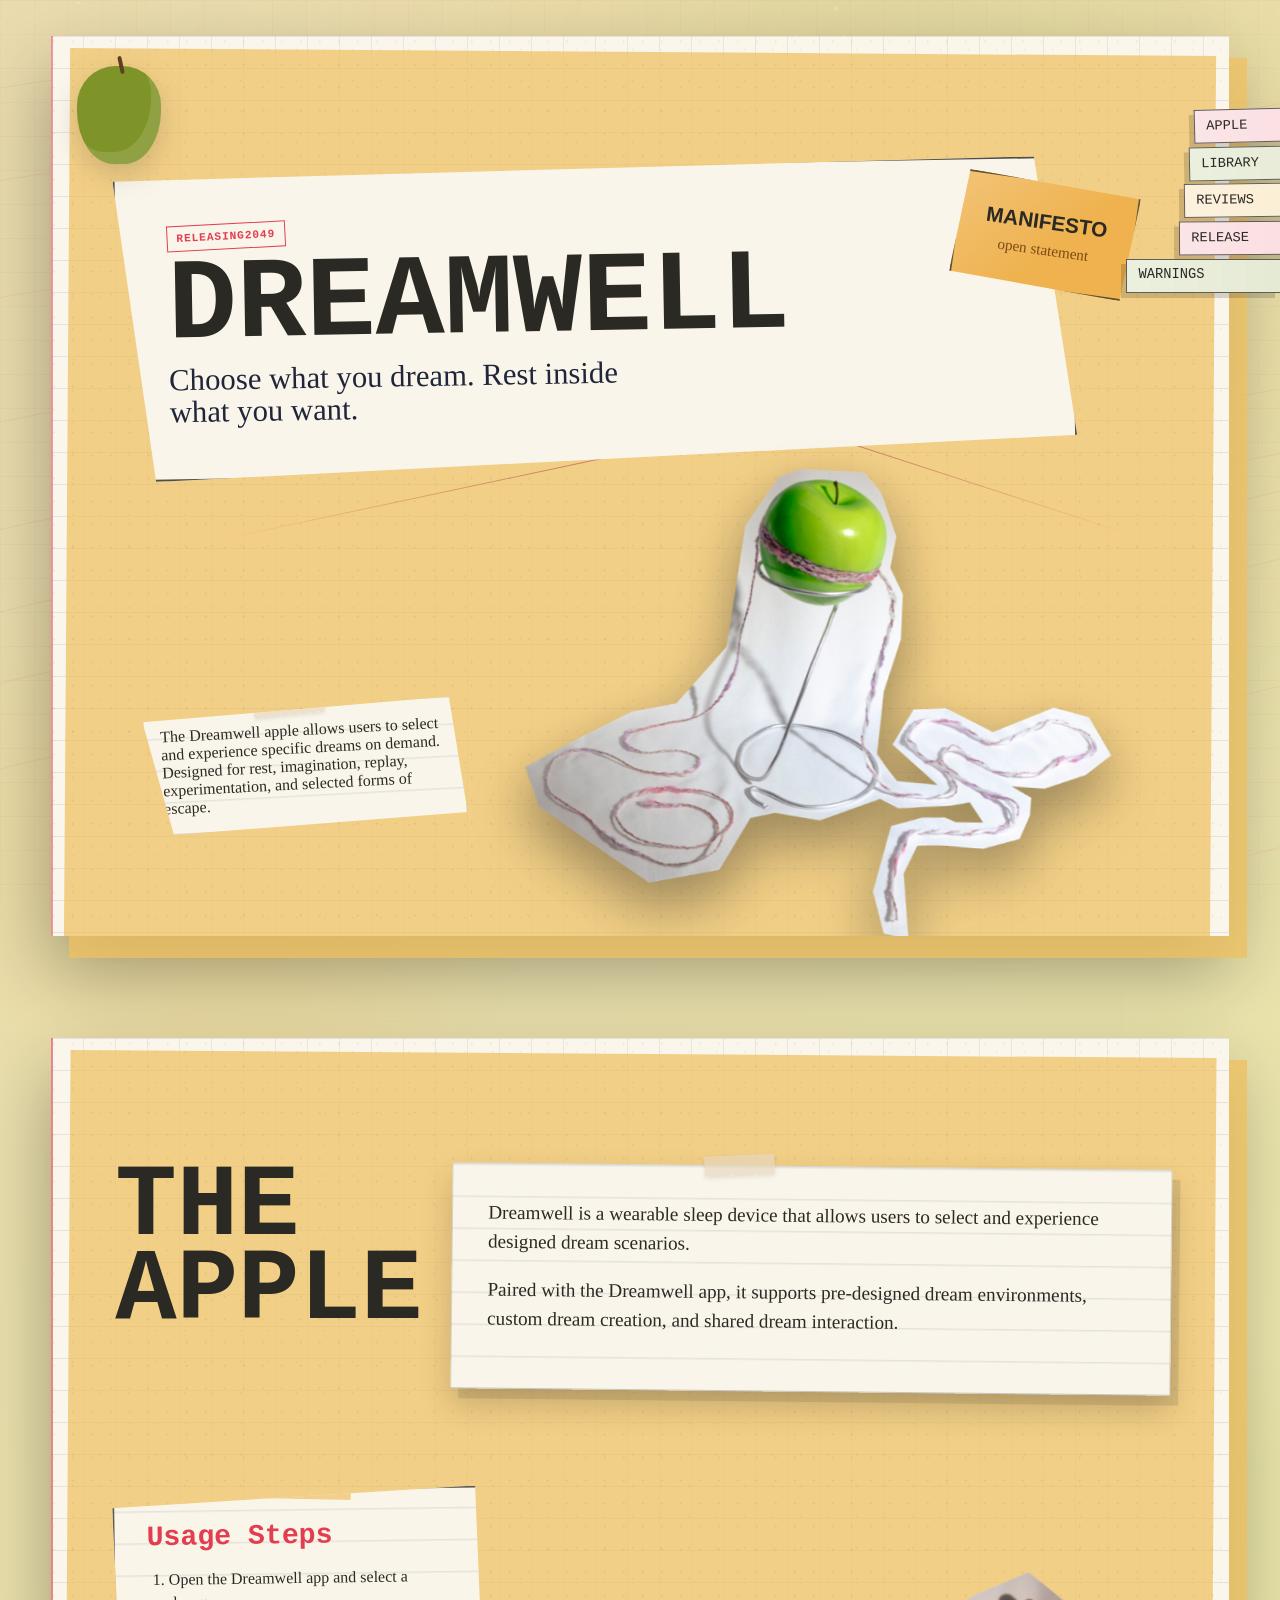
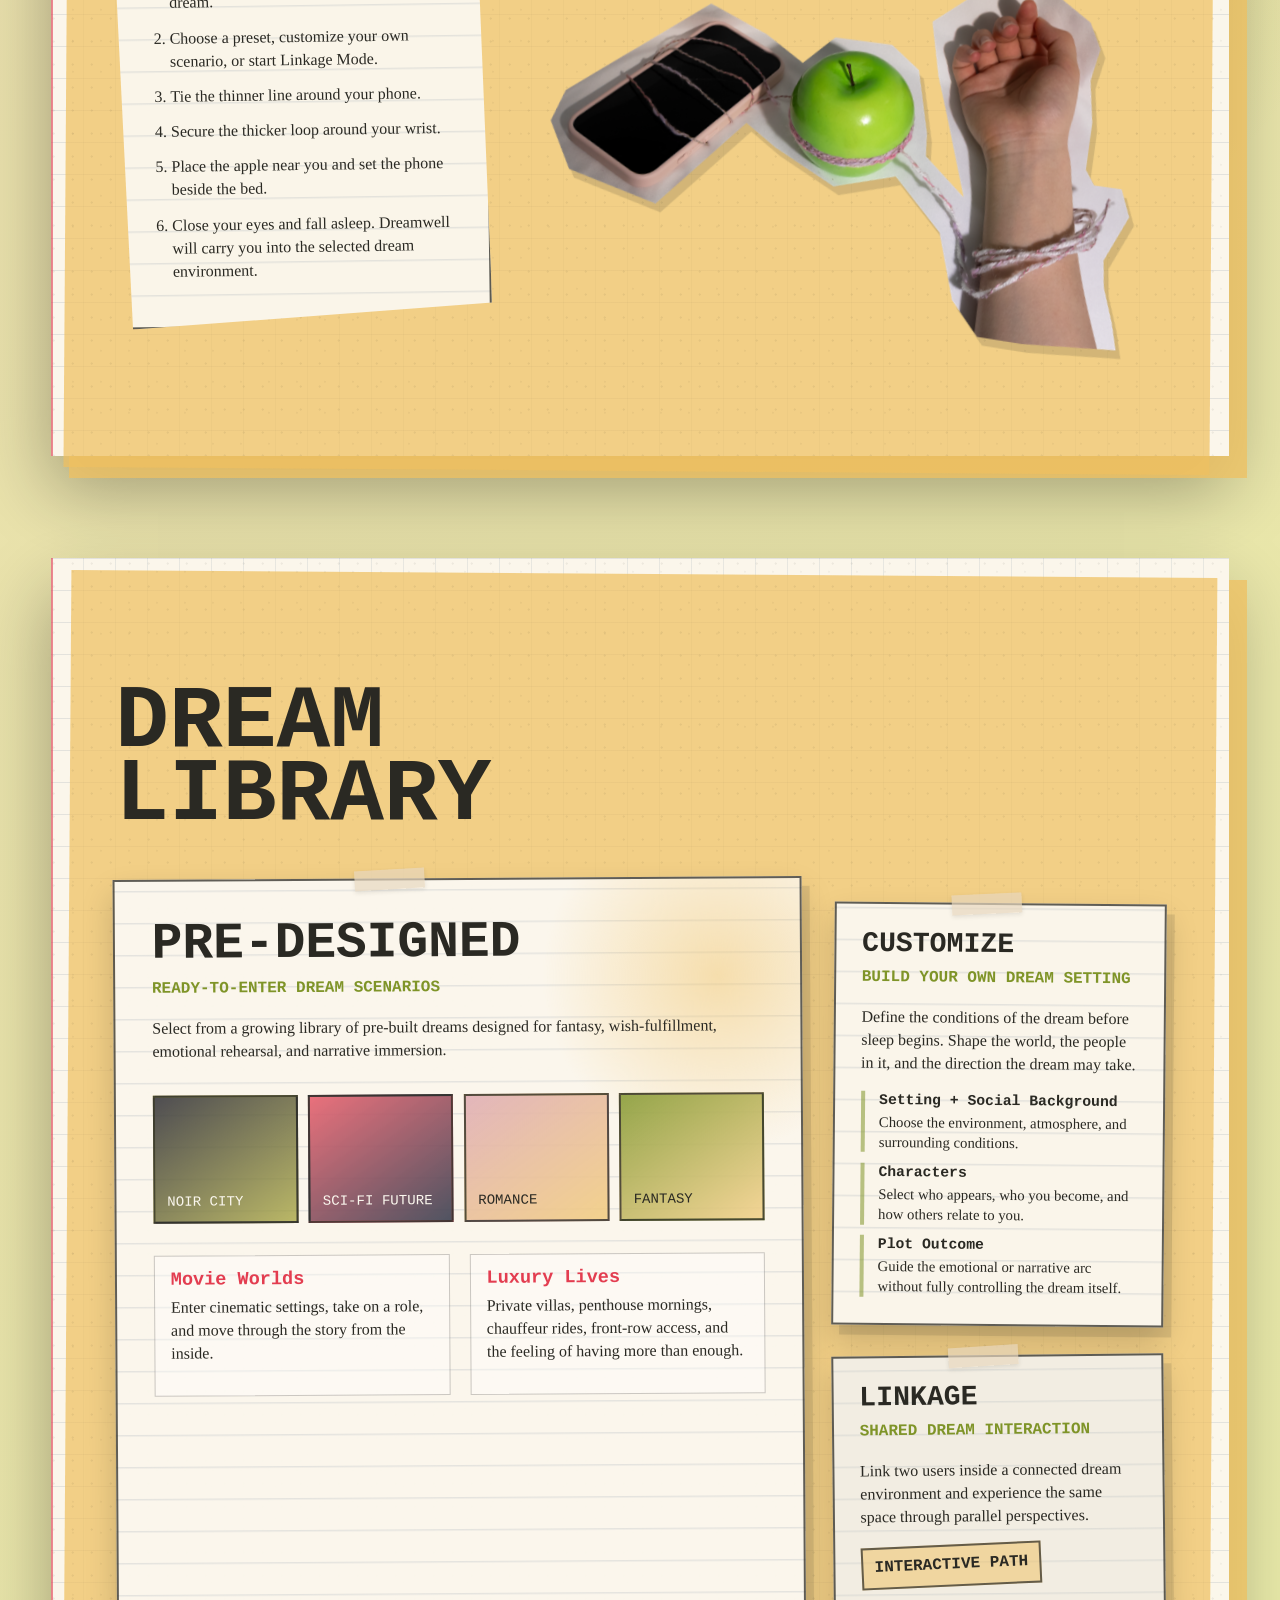
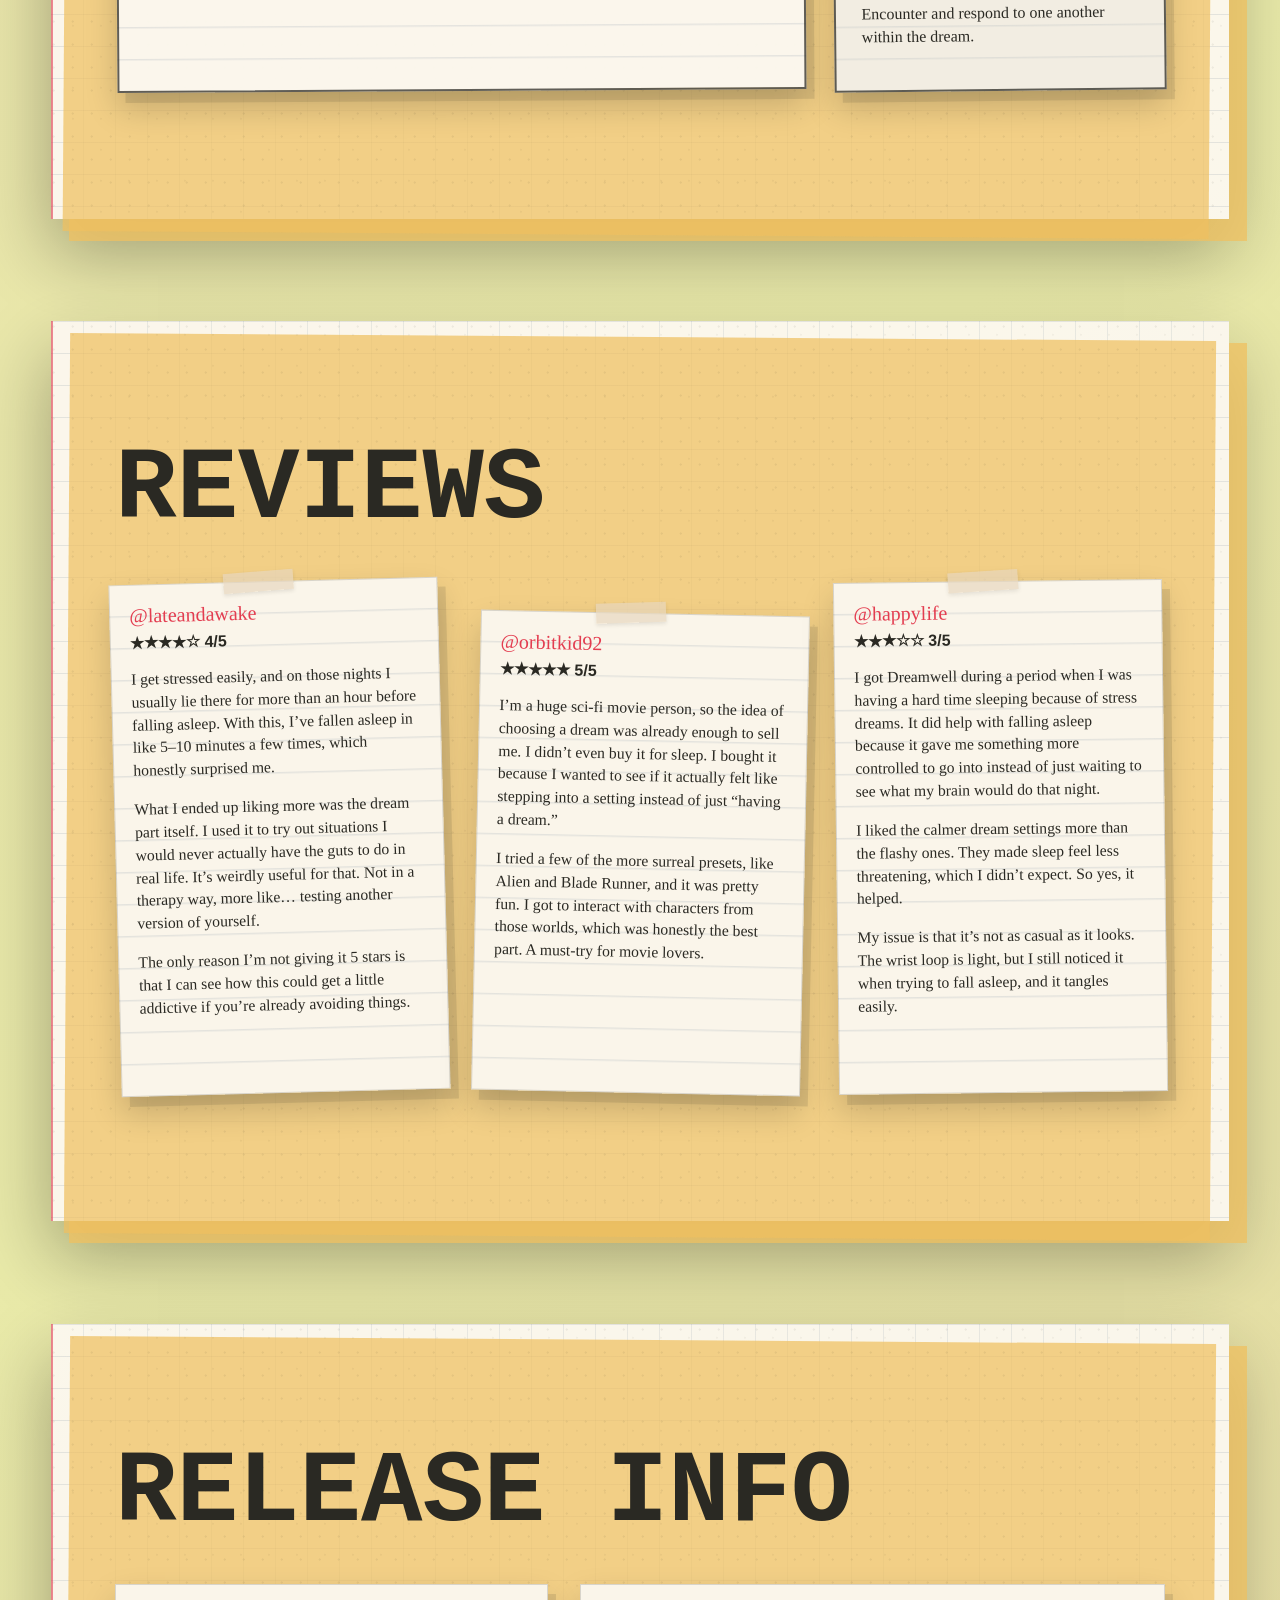
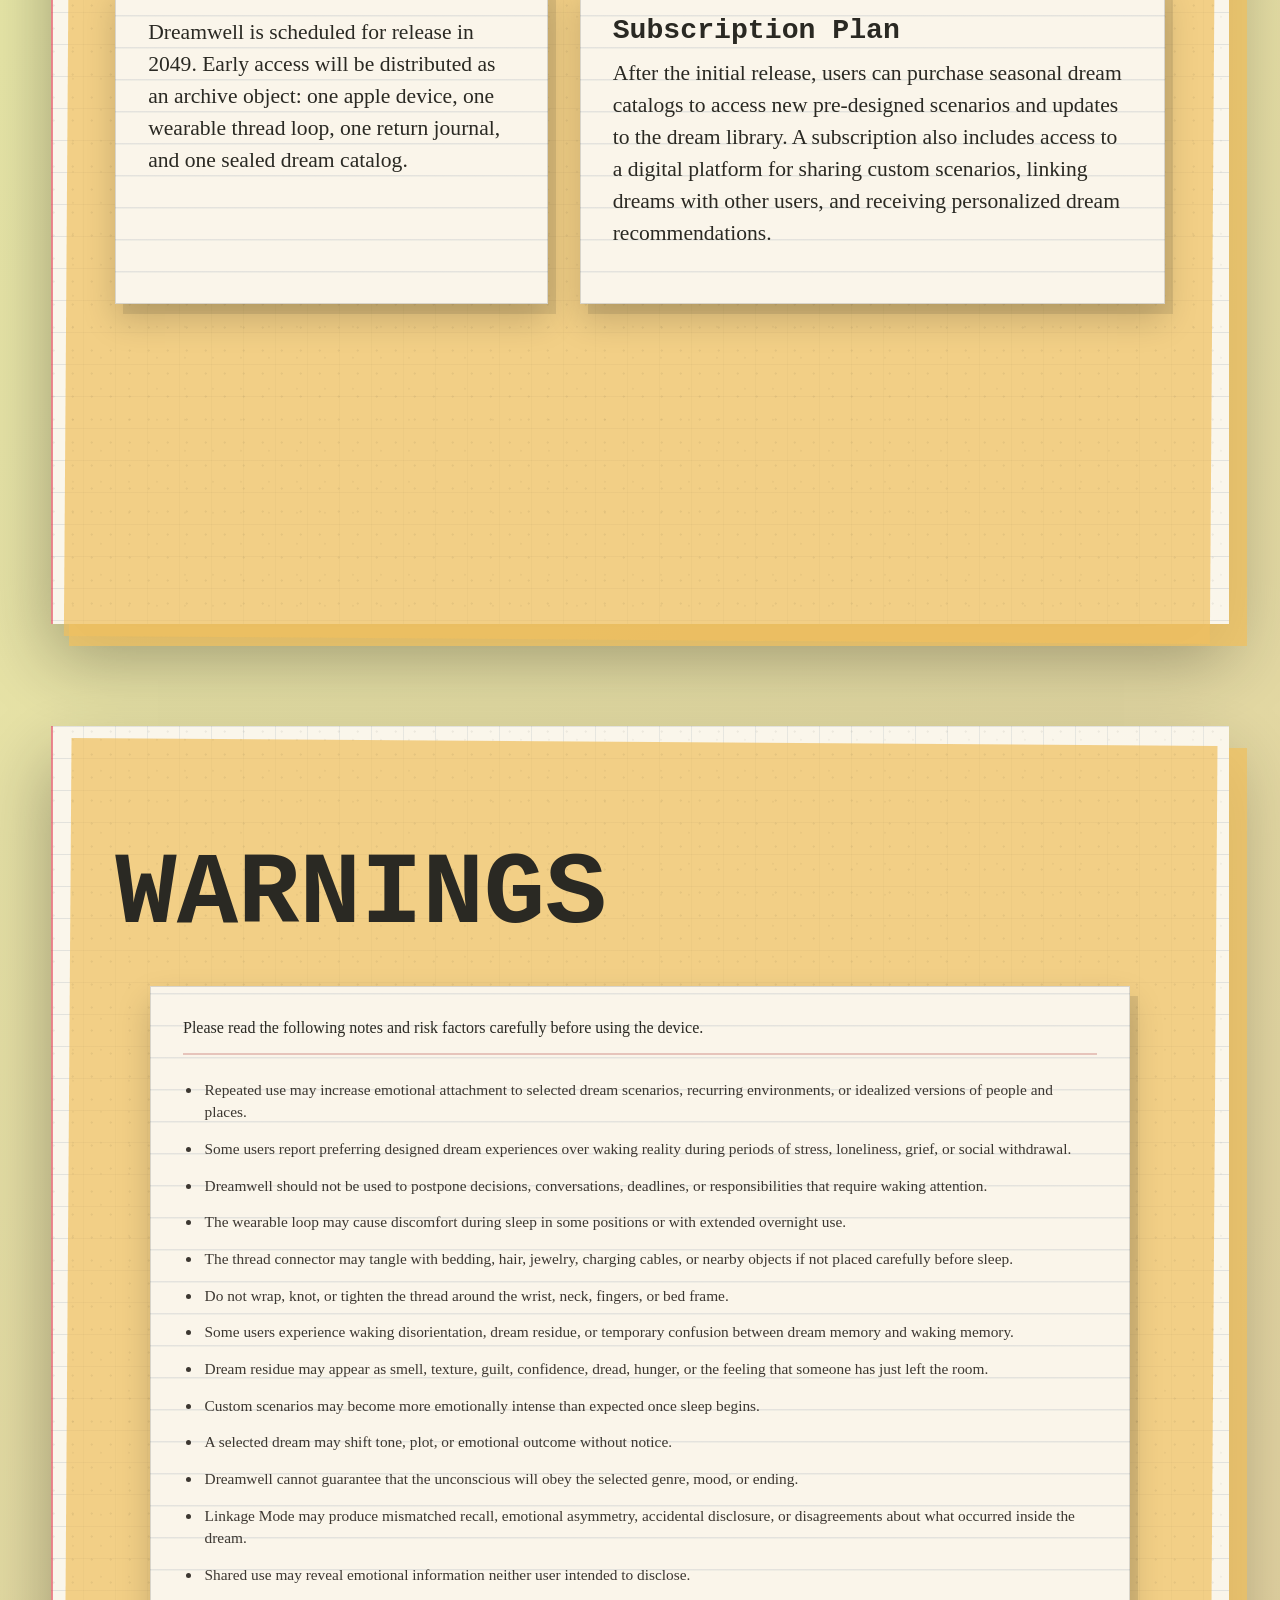
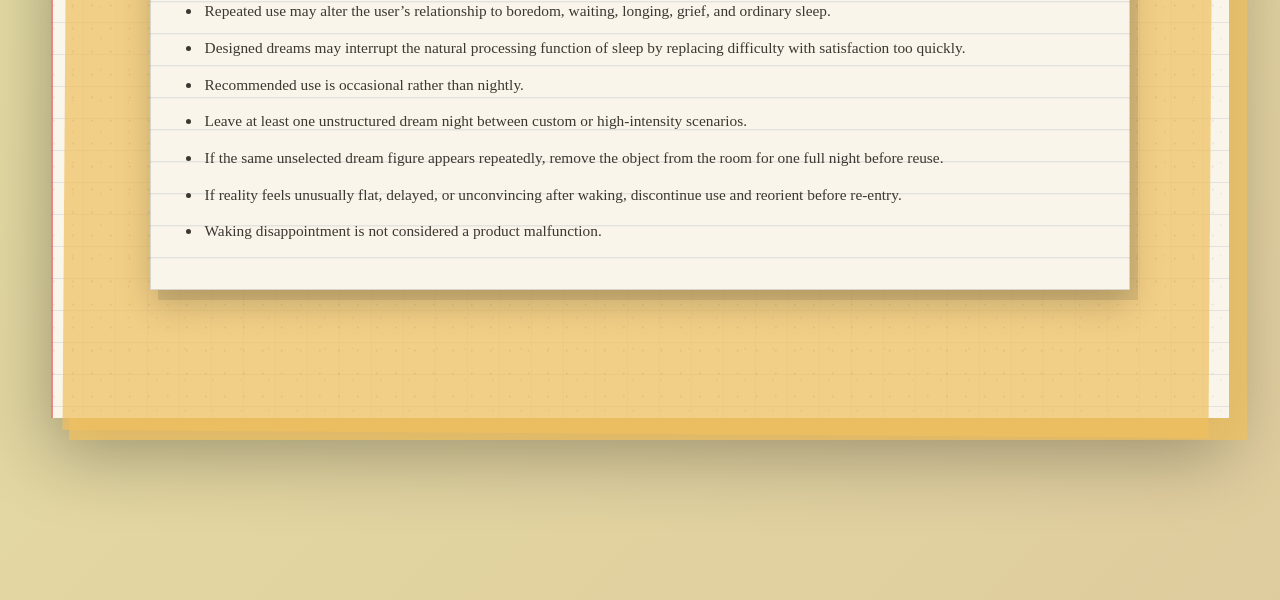
<file: index.html>
<!doctype html>
<html lang="en">
  <head>
    <meta charset="UTF-8" />
    <meta name="viewport" content="width=device-width, initial-scale=1.0" />
    <title>Dreamwell</title>
    <link rel="stylesheet" href="styles.css" />
    <script src="script.js" defer></script>
  </head>
  <body>
    <canvas id="dream-field" aria-hidden="true"></canvas>

  <aside class="bookmark-rail" aria-label="Dreamwell archive bookmarks">
    <a href="#what" style="--tab: 0" data-note="overview">Apple</a>
    <a href="#features" style="--tab: 1" data-note="three modes">Library</a>
    <a href="#reviews" style="--tab: 2" data-note="early users">Reviews</a>
    <a href="#release" style="--tab: 3" data-note="2049">Release</a>
    <a href="#warnings" style="--tab: 4" data-note="read first">Warnings</a>
  </aside>

    <main class="archive">
      <section class="hero page-spread" id="top" data-section="hero">
        <div class="paper-layer hero-title-card" data-depth="0.04">
          <span class="stamp">RELEASING2049</span>
          <h1>Dreamwell</h1>
          <p>Choose what you dream. Rest inside what you want.</p>
        </div>

        <figure class="apple-cutout hero-apple" data-depth="0.08">
          <img src="assets/object-detail-cutout-web.png" alt="Dreamwell apple-thread object" />
        </figure>

        <div class="thread-line thread-a" aria-hidden="true"></div>
        <div class="thread-line thread-b" aria-hidden="true"></div>

        <article class="scrap scrap-left tilt-left" data-depth="0.1">
          <p>
            The Dreamwell apple allows users to select and experience specific dreams on demand. Designed for rest, imagination, replay, experimentation, and selected forms of escape.
          </p>
        </article>

          <button class="origin-apple-tab" type="button" aria-controls="origin-popup" aria-expanded="false">
            <span></span>
          </button>

          <button class="manifesto-float" type="button" aria-controls="manifesto-popup" aria-expanded="false">
            <span class="manifesto-tag">Manifesto</span>
            <span class="manifesto-mini">open statement</span>
          </button>

      </section>


      <div class="overlay" id="origin-popup" hidden>
      <div class="popup-panel popup-origin" role="dialog" aria-modal="true" aria-labelledby="origin-title">
        <button class="popup-close" type="button" data-close="origin-popup" aria-label="Close origin">×</button>
        <article class="notebook-card popup-card">
          <p>The story of Dreamwell begins with apples.</p>
          <p>Long before it became a device, the inventor had a private theory: apples were never just fruit. They carried people out of ordinary life. One bite led to exile, another to enchanted sleep, another to immortality, another to revelation. Apples did not merely feed people. They interrupted reality.</p>
          <p>She began to suspect they belonged not to the kitchen, but to the threshold between waking and dreaming.</p>
          <p>At first, it was only an obsession. She filled notebooks with sketches, copied fragments from myths, and collected strange references to apples wherever she found them. Later, while reading sleep reports and dream journals, she noticed a similar pattern: people rarely described dreams as something they created. They described them as something they slipped into through a small shift, an ordinary detail, a surreal turn they only recognized too late. That was what the apple had always done in stories. It was never the destination itself, only the beautiful, familiar object that carried someone across.</p>
          <p>That was the moment the apple stopped being just a symbol.</p>
          <p>She had been looking for a way into dreams—something that could hold their threshold without breaking it. But the forms she first experimented with felt wrong. They were cold and futuristic, too metallic and too medical, too eager to explain themselves. They looked like machines for measuring sleep, not entering it. Gradually, another form began to clarify itself: an apple, something round, seductive, familiar, almost innocent.</p>
          <p>That is how Dreamwell took its final shape. It looked like something ancient and mythical. The thread-like connector was intentional too: part umbilical cord, part fate line, part fairy-tale path through the woods.</p>
          <p>Some people say Dreamwell was invented.</p>
          <p>But we know it was simply waiting inside the apple all along.</p>
        </article>
      </div>
    </div>



    <div class="overlay" id="manifesto-popup" hidden>
      <div class="popup-panel popup-manifesto" role="dialog" aria-modal="true" aria-labelledby="manifesto-title">
        <header class="section-heading popup-heading">
          <h2 id="manifesto-title">Manifesto</h2>
        </header>

        <article class="popup-letter">
          <p>Everyone deserves a chance to dream.</p>
          <p>
            We no longer accept that stress, anxiety, poor mental health, and
            the limitations of daily life should take away a person’s ability
            to rest, imagine, and experience what they long for.
          </p>
          <p>
            We believe sleep can hold comfort without becoming denial. We
            believe desire deserves a room, even when waking life has locked
            the door. We believe that people prevented by social, financial,
            physical, or emotional constraints from living certain hopes in
            reality should still be given a space to safely experience
            possibility.
          </p>
          <p>
            Dreamwell is not a promise to replace life. It is a question about
            what life withholds, what dreams repair, and what happens when the
            private theater of sleep becomes designed.
          </p>
        </article>
      </div>
    </div>



      <section class="page-spread two-column" id="what" data-section="what it is">
        <span class="legacy-anchor" id="object" aria-hidden="true"></span>
        <header class="section-heading">
          <h2>The Apple</h2>
        </header>

        <div class="notebook-card main-note compact-note">
          <p>
            Dreamwell is a wearable sleep device that allows users to select and experience designed dream scenarios.
          </p>
          <p>
            Paired with the Dreamwell app, it supports pre-designed dream environments, custom dream creation, and shared dream interaction.
          </p>
        </div>

        <div class="apple-usage-row">
          <article class="usage-steps">
            <h3>Usage Steps</h3>
            <ol>
              <li>Open the Dreamwell app and select a dream.</li>
              <li>Choose a preset, customize your own scenario, or start Linkage Mode.</li>
              <li>Tie the thinner line around your phone.</li>
              <li>Secure the thicker loop around your wrist.</li>
              <li>Place the apple near you and set the phone beside the bed.</li>
              <li>Close your eyes and fall asleep. Dreamwell will carry you into the selected dream environment.</li>
            </ol>
          </article>

          <figure class="hand-cutout apple-hand" aria-hidden="true">
            <img src="assets/hand-cutout-web.png" alt="" />
          </figure>
        </div>
      </section>

      <section class="page-spread" id="features" data-section="Features">
        <header class="section-heading">
          <h2>Dream Library</h2>
        </header>
        <div class="dream-shelf">
          <article class="dream-group dream-group-feature">
            <h3>Pre-Designed</h3>
            <p class="dream-subheading">Ready-to-enter dream scenarios</p>
            <p class="dream-lead">
              Select from a growing library of pre-built dreams designed for fantasy,
              wish-fulfillment, emotional rehearsal, and narrative immersion.
            </p>
            <div class="dream-preview" aria-hidden="true">
              <span>NOIR CITY</span>
              <span>SCI-FI FUTURE</span>
              <span>ROMANCE</span>
              <span>FANTASY</span>
            </div>
            <div class="dream-offer-grid">
              <div class="dream-entry">
                <h4>Movie Worlds</h4>
                <p>
                  Enter cinematic settings, take on a role, and move through the
                  story from the inside.
                </p>
              </div>
              <div class="dream-entry">
                <h4>Luxury Lives</h4>
                <p>
                  Private villas, penthouse mornings, chauffeur rides, front-row
                  access, and the feeling of having more than enough.
                </p>
              </div>
            </div>
          </article>
          <article class="dream-group dream-group-small">
            <h3>Customize</h3>
            <p class="dream-subheading">Build your own dream setting</p>
            <p>
              Define the conditions of the dream before sleep begins. Shape the world,
              the people in it, and the direction the dream may take.
            </p>
            <ul class="dream-list">
              <li><strong>Setting + Social Background</strong> Choose the environment, atmosphere, and surrounding conditions.</li>
              <li><strong>Characters</strong> Select who appears, who you become, and how others relate to you.</li>
              <li><strong>Plot Outcome</strong> Guide the emotional or narrative arc without fully controlling the dream itself.</li>
            </ul>
          </article>
          <article class="dream-group dream-group-small dream-group-linkage">
            <h3>Linkage</h3>
            <p class="dream-subheading">Shared dream interaction</p>
            <p>
              Link two users inside a connected dream environment and experience the
              same space through parallel perspectives.
            </p>
            <p class="linkage-stamp">Interactive Path</p>
            <p>Encounter and respond to one another within the dream.</p>
          </article>
        </div>

      </section>


      <section class="page-spread" id="reviews" data-section="reviews">
        <header class="section-heading">
          <h2>Reviews</h2>
        </header>
        <div class="review-wall">
          <article class="review-card">
            <p class="handle">@lateandawake</p>
            <p class="stars">★★★★☆ 4/5</p>
            <p>I get stressed easily, and on those nights I usually lie there for more than an hour before falling asleep. With this, I’ve fallen asleep in like 5–10 minutes a few times, which honestly surprised me.</p>
            <p>What I ended up liking more was the dream part itself. I used it to try out situations I would never actually have the guts to do in real life. It’s weirdly useful for that. Not in a therapy way, more like… testing another version of yourself.</p>
            <p>The only reason I’m not giving it 5 stars is that I can see how this could get a little addictive if you’re already avoiding things.</p>
          </article>
          <article class="review-card">
            <p class="handle">@orbitkid92</p>
            <p class="stars">★★★★★ 5/5</p>
            <p>I’m a huge sci-fi movie person, so the idea of choosing a dream was already enough to sell me. I didn’t even buy it for sleep. I bought it because I wanted to see if it actually felt like stepping into a setting instead of just “having a dream.”</p>
            <p>I tried a few of the more surreal presets, like Alien and Blade Runner, and it was pretty fun. I got to interact with characters from those worlds, which was honestly the best part. A must-try for movie lovers.</p>
          </article>
          <article class="review-card">
            <p class="handle">@happylife</p>
            <p class="stars">★★★☆☆ 3/5</p>
            <p>I got Dreamwell during a period when I was having a hard time sleeping because of stress dreams. It did help with falling asleep because it gave me something more controlled to go into instead of just waiting to see what my brain would do that night.</p>
            <p>I liked the calmer dream settings more than the flashy ones. They made sleep feel less threatening, which I didn’t expect. So yes, it helped.</p>
            <p>My issue is that it’s not as casual as it looks. The wrist loop is light, but I still noticed it when trying to fall asleep, and it tangles easily.</p>
          </article>
        </div>
      </section>

      <section class="page-spread release-spread" id="release" data-section="release">
        <header class="section-heading">
          <h2>Release Info</h2>
        </header>
        <div class="release-board">
          <article class="release-card">
            <p>
              Dreamwell is scheduled for release in 2049. Early access will be
              distributed as an archive object: one apple device, one wearable
              thread loop, one return journal, and one sealed dream catalog.
            </p>
          </article>
          <article class="release-card subscription">
            <h3>Subscription Plan</h3>
            <p>
              After the initial release, users can purchase seasonal dream
              catalogs to access new pre-designed scenarios and updates to the
              dream library. A subscription also includes access to a digital
              platform for sharing custom scenarios, linking dreams with other
              users, and receiving personalized dream recommendations.
            </p>
          </article>
        </div>
      </section>

      <section class="page-spread warnings-spread" id="warnings" data-section="warnings">
        <header class="section-heading">
          <h2>Warnings</h2>
        </header>

        <article class="warning-foldout single-warning-panel">
          <div class="warning-header">
            <p>
              Please read the following notes and risk factors carefully before using the device.
            </p>
          </div>

          <ul class="warning-list single-column-list">
            <li>Repeated use may increase emotional attachment to selected dream scenarios, recurring environments, or idealized versions of people and places.</li>
            <li>Some users report preferring designed dream experiences over waking reality during periods of stress, loneliness, grief, or social withdrawal.</li>
            <li>Dreamwell should not be used to postpone decisions, conversations, deadlines, or responsibilities that require waking attention.</li>
            <li>The wearable loop may cause discomfort during sleep in some positions or with extended overnight use.</li>
            <li>The thread connector may tangle with bedding, hair, jewelry, charging cables, or nearby objects if not placed carefully before sleep.</li>
            <li>Do not wrap, knot, or tighten the thread around the wrist, neck, fingers, or bed frame.</li>
            <li>Some users experience waking disorientation, dream residue, or temporary confusion between dream memory and waking memory.</li>
            <li>Dream residue may appear as smell, texture, guilt, confidence, dread, hunger, or the feeling that someone has just left the room.</li>
            <li>Custom scenarios may become more emotionally intense than expected once sleep begins.</li>
            <li>A selected dream may shift tone, plot, or emotional outcome without notice.</li>
            <li>Dreamwell cannot guarantee that the unconscious will obey the selected genre, mood, or ending.</li>
            <li>Linkage Mode may produce mismatched recall, emotional asymmetry, accidental disclosure, or disagreements about what occurred inside the dream.</li>
            <li>Shared use may reveal emotional information neither user intended to disclose.</li>
            <li>Repeated use may alter the user’s relationship to boredom, waiting, longing, grief, and ordinary sleep.</li>
            <li>Designed dreams may interrupt the natural processing function of sleep by replacing difficulty with satisfaction too quickly.</li>
            <li>Recommended use is occasional rather than nightly.</li>
            <li>Leave at least one unstructured dream night between custom or high-intensity scenarios.</li>
            <li>If the same unselected dream figure appears repeatedly, remove the object from the room for one full night before reuse.</li>
            <li>If reality feels unusually flat, delayed, or unconvincing after waking, discontinue use and reorient before re-entry.</li>
            <li>Waking disappointment is not considered a product malfunction.</li>
          </ul>
        </article>
      </section>
      
    </main>
  </body>
</html>
</file>
<file: styles.css>
:root {
  --paper: #f3efe6;
  --paper-deep: #e7dfd1;
  --paper-warm: #fbf7ee;
  --ink: #2a2923;
  --pencil: #6f6a5c;

  --cream: #f3efe6;
  --coral: #e33d50;
  --olive: #7f9428;
  --mustard: #efc060;

  --faded-blue: #a5b0b2;
  --night: #20263a;
  --night-soft: #334155;

  --dust-pink: #dca4ad;
  --red: #e33d50;
  --apple: #7f9428;
  --thread: #dca4ad;

  --shadow: 0 18px 45px rgba(33, 27, 22, 0.18);
  --thin: 1px solid rgba(42, 41, 35, 0.16);
  --space-1: clamp(1rem, 2vw, 1.5rem);
  --space-2: clamp(1.5rem, 4vw, 3rem);
  --space-3: clamp(3rem, 8vw, 7rem);
  --serif: Georgia, "Times New Roman", serif;
  --sans: Arial, Helvetica, sans-serif;
  --hand: "Bradley Hand", "Comic Sans MS", "Marker Felt", cursive;
}

* {
  box-sizing: border-box;
}

html {
  scroll-behavior: smooth;
}

body {
  margin: 0;
  min-height: 100vh;
  overflow-x: hidden;
  background:
    linear-gradient(180deg,
      var(--cream) 0%,
      var(--cream) 38%,
      var(--coral) 38%,
      var(--coral) 66%,
      var(--olive) 66%,
      var(--olive) 85%,
      var(--mustard) 85%,
      var(--mustard) 100%);
  color: var(--ink);
  font-family: var(--serif);
}

body::before,
body::after {
  position: fixed;
  inset: 0;
  pointer-events: none;
  content: "";
}

body::before {
  z-index: -4;
  background:
    linear-gradient(rgba(65, 93, 126, 0.13) 1px, transparent 1px),
    linear-gradient(90deg, rgba(65, 93, 126, 0.09) 1px, transparent 1px),
    repeating-linear-gradient(0deg, transparent 0 31px, rgba(65, 93, 126, 0.16) 32px 33px);
  background-size: 34px 34px, 34px 34px, 100% 33px;
  opacity: 0.52;
}

body::after {
  z-index: -3;
  opacity: 0.34;
  background-image:
    radial-gradient(circle at 12% 23%, rgba(39, 37, 34, 0.12) 0 1px, transparent 1px),
    radial-gradient(circle at 70% 64%, rgba(39, 37, 34, 0.1) 0 1px, transparent 1px),
    radial-gradient(circle at 40% 80%, rgba(255, 255, 255, 0.7) 0 1px, transparent 1px);
  background-size: 9px 13px, 16px 19px, 23px 29px;
  mix-blend-mode: multiply;
}

img {
  display: block;
  max-width: 100%;
}

button,
a {
  color: inherit;
  font: inherit;
}

#dream-field {
  position: fixed;
  inset: 0;
  z-index: -2;
  width: 100%;
  height: 100%;
  opacity: 0.72;
  pointer-events: none;
}

.archive {
  width: min(100%, 1500px);
  margin: 0 auto;
  padding: 0 clamp(0.75rem, 4vw, 4rem) 5rem;
}

.bookmark-rail {
  position: fixed;
  right: 0;
  top: 12vh;
  z-index: 20;
  display: flex;
  flex-direction: column;
  align-items: flex-end;
  gap: 0.25rem;
  pointer-events: none;
}

.bookmark-rail a {
  --shift: calc(var(--tab) * 5px);
  position: relative;
  display: block;
  min-width: 9.6rem;
  max-width: 12.5rem;
  margin-right: calc(-4.2rem + var(--shift));
  padding: 0.54rem 3.2rem 0.54rem 0.7rem;
  border: var(--thin);
  border-right: 0;
  border-radius: 6px 0 0 6px;
  background:
    linear-gradient(90deg, rgba(255, 255, 255, 0.25), transparent),
    var(--paper-warm);
  box-shadow: -6px 8px 16px rgba(39, 37, 34, 0.12);
  color: var(--ink);
  font-family: var(--hand);
  font-size: 0.86rem;
  line-height: 1.05;
  text-decoration: none;
  transform: rotate(calc((var(--tab) - 4) * 0.35deg));
  transition: margin-right 180ms ease, transform 180ms ease, background 180ms ease;
  pointer-events: auto;
}

.bookmark-rail a:nth-child(3n + 1) {
  background-color: #e6d0d1;
}

.bookmark-rail a:nth-child(3n + 2) {
  background-color: #d9e4ef;
}

.bookmark-rail a:nth-child(3n) {
  background-color: #dfe8c5;
}

.bookmark-rail a::after {
  position: absolute;
  top: 50%;
  right: calc(100% + 0.4rem);
  width: max-content;
  max-width: 10rem;
  padding: 0.3rem 0.46rem;
  border: var(--thin);
  border-radius: 3px;
  background: rgba(255, 248, 232, 0.92);
  color: var(--red);
  content: attr(data-note);
  font-size: 0.78rem;
  opacity: 0;
  transform: translate(0.5rem, -50%) rotate(-2deg);
  transition: opacity 160ms ease, transform 160ms ease;
}

.bookmark-rail a:hover,
.bookmark-rail a:focus-visible,
.bookmark-rail a[aria-current="true"] {
  margin-right: 0;
  outline: 0;
  transform: rotate(0deg);
}

.bookmark-rail a:hover::after,
.bookmark-rail a:focus-visible::after {
  opacity: 1;
  transform: translate(0, -50%) rotate(-2deg);
}

.page-spread {
  position: relative;
  min-height: 100vh;
  margin: 0 auto var(--space-3);
  padding: clamp(4.5rem, 10vw, 9rem) clamp(1rem, 5vw, 5rem);
  border: var(--thin);
  border-radius: 8px;
  background:
    linear-gradient(90deg, rgba(182, 84, 77, 0.22) 0 2px, transparent 2px 4.3rem, rgba(159, 179, 201, 0.18) 4.35rem 4.42rem, transparent 4.42rem),
    repeating-linear-gradient(0deg, rgba(255, 255, 255, 0.12) 0 31px, rgba(80, 105, 130, 0.13) 32px 33px),
    rgba(255, 248, 232, 0.86);
  box-shadow: var(--shadow);
  isolation: isolate;
}

.page-spread::before,
.page-spread::after {
  position: absolute;
  pointer-events: none;
  content: "";
}

.legacy-anchor {
  position: absolute;
  top: 0;
  left: 0;
  width: 1px;
  height: 1px;
  overflow: hidden;
}

.page-spread::before {
  inset: 0;
  z-index: -1;
  border-radius: inherit;
  background-image:
    radial-gradient(circle at 14% 24%, rgba(39, 37, 34, 0.12) 0 0.8px, transparent 1.4px),
    radial-gradient(circle at 78% 44%, rgba(39, 37, 34, 0.08) 0 0.8px, transparent 1.3px);
  background-size: 19px 23px, 28px 31px;
  opacity: 0.55;
}

.page-spread::after {
  inset: -1px;
  z-index: -2;
  background: var(--paper-deep);
  clip-path: polygon(0.7% 1%, 99.2% 0.4%, 98.7% 99.1%, 1.2% 99.7%, 0 81%, 0.6% 67%, 0 42%);
  transform: rotate(-0.4deg);
}

.hero {
  min-height: 100vh;
  overflow: hidden;
  background:
    radial-gradient(circle at 70% 25%, rgba(38, 50, 75, 0.62), transparent 26rem),
    radial-gradient(circle at 32% 54%, rgba(217, 167, 170, 0.42), transparent 20rem),
    linear-gradient(120deg, rgba(255, 248, 232, 0.9), rgba(214, 222, 224, 0.8));
}

.paper-layer,
.scrap,
.notebook-card,
.archive-card,
.manual-sheet,
.warning-foldout,
.review-card,
.letter-shell,
.release-card,
.dream-group {
  border: var(--thin);
  border-radius: 5px;
  background: rgba(255, 248, 232, 0.94);
  box-shadow: var(--shadow);
}

.hero-title-card {
  position: relative;
  z-index: 4;
  width: min(60rem, 84vw);
  padding: clamp(1.25rem, 4vw, 3.4rem);
  clip-path: polygon(0 3%, 96% 0, 100% 90%, 4% 100%);
  transform: rotate(-1deg);
}

.stamp {
  display: inline-block;
  margin-bottom: 0.8rem;
  padding: 0.36rem 0.55rem;
  border: 1px solid currentColor;
  border-radius: 3px;
  color: var(--red);
  font-family: var(--sans);
  font-size: 0.7rem;
  font-weight: 800;
  letter-spacing: 0.08em;
  text-transform: uppercase;
  transform: rotate(-2deg);
}

h1,
h2,
h3,
p {
  margin-top: 0;
}

h1 {
  margin-bottom: 0.7rem;
  font-family: var(--sans);
  font-size: clamp(3.35rem, 9vw, 10.5rem);
  font-weight: 900;
  letter-spacing: 0.02em;
  line-height: 0.78;
  text-transform: uppercase;
}

.hero-title-card p {
  max-width: 29rem;
  margin: 0;
  color: var(--night);
  font-size: clamp(1.3rem, 2.4vw, 2.4rem);
  line-height: 1.05;
}

.apple-cutout {
  position: relative;
  margin: 0;
  filter: drop-shadow(0 18px 26px rgba(17, 24, 39, 0.3));
}

.apple-cutout::before {
  position: absolute;
  inset: -0.8rem;
  z-index: -1;
  background: rgba(255, 248, 232, 0.8);
  content: "";
  clip-path: polygon(12% 4%, 88% 0, 100% 38%, 91% 92%, 37% 100%, 0 79%, 4% 22%);
  transform: rotate(1.7deg);
}

.apple-cutout img {
  width: 100%;
  height: 100%;
  object-fit: cover;
  object-position: 62% 48%;
  border-radius: 48% 42% 45% 51% / 34% 46% 48% 42%;
  clip-path: polygon(14% 2%, 86% 0, 100% 30%, 94% 84%, 62% 99%, 18% 92%, 0 58%, 5% 20%);
  mix-blend-mode: multiply;
}

.hero-apple {
  position: absolute;
  right: clamp(1rem, 8vw, 9rem);
  top: clamp(15rem, 27vw, 24rem);
  z-index: 3;
  width: min(42vw, 34rem);
  min-width: 18rem;
  aspect-ratio: 0.9;
  animation: floatApple 8s ease-in-out infinite;
}

.thread-line {
  position: absolute;
  z-index: 2;
  height: 1px;
  background: linear-gradient(90deg, transparent, rgba(183, 84, 77, 0.66), transparent);
  transform-origin: left center;
}

.thread-a {
  left: 14%;
  top: 56%;
  width: 58vw;
  transform: rotate(-12deg);
}

.thread-b {
  right: 6%;
  top: 36%;
  width: 44vw;
  transform: rotate(18deg);
}

.scrap {
  position: absolute;
  z-index: 5;
  width: min(20rem, 70vw);
  padding: 1rem;
  clip-path: polygon(0 8%, 96% 0, 100% 94%, 8% 100%);
}

.scrap::before,
.notebook-card::before,
.review-card::before,
.dream-group::before,
.manual-sheet::before {
  position: absolute;
  top: -0.7rem;
  left: 35%;
  width: 4.4rem;
  height: 1.25rem;
  background: rgba(232, 216, 190, 0.68);
  box-shadow: 0 2px 4px rgba(39, 37, 34, 0.1);
  content: "";
  transform: rotate(-3deg);
}

.scrap-left {
  left: 8%;
  bottom: 12%;
}

.scrap-right {
  right: 9%;
  bottom: 7%;
}

.tilt-left {
  transform: rotate(-3deg);
}

.tilt-right {
  transform: rotate(2deg);
}

.scrap p:last-child {
  margin-bottom: 0;
}

.hand {
  color: var(--red);
  font-family: var(--hand);
  font-size: 1.05rem;
  line-height: 1.2;
}

.bookmark-stack {
  position: absolute;
  left: 52%;
  top: 6rem;
  z-index: 1;
  display: grid;
  gap: 0.4rem;
}

.bookmark-stack span {
  width: 10rem;
  padding: 0.45rem 0.8rem;
  border: var(--thin);
  border-radius: 4px;
  background: rgba(217, 167, 170, 0.8);
  font-family: var(--hand);
  transform: translateX(calc(var(--i, 0) * 1rem));
}

.bookmark-stack span:nth-child(2) {
  --i: 1;
  background: rgba(159, 179, 201, 0.82);
}

.bookmark-stack span:nth-child(3) {
  --i: 2;
  background: rgba(169, 216, 111, 0.74);
}

.section-heading {
  position: relative;
  z-index: 2;
  margin-bottom: var(--space-2);
}

.eyebrow {
  margin-bottom: 0.6rem;
  color: var(--red);
  font-family: var(--hand);
  font-size: clamp(1rem, 1.8vw, 1.35rem);
}

h2 {
  margin-bottom: 0;
  font-family: var(--sans);
  font-size: clamp(3rem, 8vw, 8rem);
  font-weight: 900;
  letter-spacing: 0.02em;
  line-height: 0.82;
  text-transform: uppercase;
}

h3 {
  margin-bottom: 0.8rem;
  font-family: var(--sans);
  font-size: clamp(1.25rem, 2.2vw, 2rem);
  line-height: 1;
}

.two-column {
  display: grid;
  grid-template-columns: minmax(14rem, 0.7fr) minmax(0, 1.3fr);
  align-items: start;
  gap: var(--space-2);
}

.notebook-card {
  position: relative;
  padding: clamp(1.2rem, 3vw, 2.2rem);
  font-size: clamp(1.12rem, 1.8vw, 1.55rem);
  line-height: 1.5;
}

.main-note {
  transform: rotate(0.6deg);
}

.margin-fragment {
  align-self: end;
  max-width: 17rem;
  padding: 1rem;
  border-left: 2px dashed rgba(182, 84, 77, 0.45);
  background: rgba(217, 167, 170, 0.16);
  transform: rotate(-3deg);
}

.pin {
  display: block;
  width: 0.9rem;
  height: 0.9rem;
  margin-bottom: 0.75rem;
  border-radius: 50%;
  background: var(--red);
  box-shadow: 0 1px 4px rgba(39, 37, 34, 0.28);
}

.step-board,
.feature-grid,
.review-wall,
.release-board {
  display: grid;
  grid-template-columns: repeat(3, minmax(0, 1fr));
  gap: clamp(1rem, 3vw, 2rem);
}

.pinned-step {
  position: relative;
  min-height: 22rem;
  padding: 1.2rem;
  border: var(--thin);
  border-radius: 4px;
  background: rgba(255, 248, 232, 0.96);
  box-shadow: var(--shadow);
  transition: transform 180ms ease;
}

.pinned-step:nth-child(1) {
  transform: rotate(-2deg);
}

.pinned-step:nth-child(2) {
  transform: translateY(1.4rem) rotate(1deg);
}

.pinned-step:nth-child(3) {
  transform: rotate(2deg);
}

.pinned-step:hover {
  transform: translateY(-0.4rem) rotate(0deg);
}

.mini-diagram {
  position: relative;
  width: 7rem;
  height: 7rem;
  margin-bottom: 1.4rem;
  border: 1px dashed rgba(39, 37, 34, 0.42);
  border-radius: 50%;
  background: rgba(159, 179, 201, 0.16);
}

.mini-diagram span {
  position: absolute;
  display: block;
  background: var(--ink);
}

.compose-icon span:nth-child(1) {
  left: 1.8rem;
  top: 1.8rem;
  width: 3.3rem;
  height: 3.3rem;
  border-radius: 50%;
  background: transparent;
  border: 2px solid var(--red);
}

.compose-icon span:nth-child(2) {
  left: 3.4rem;
  top: 0.8rem;
  width: 1px;
  height: 5.5rem;
  background: var(--thread);
  transform: rotate(38deg);
}

.compose-icon span:nth-child(3) {
  left: 2.35rem;
  top: 3.25rem;
  width: 2.1rem;
  height: 2px;
  background: var(--red);
}

.connect-icon span:nth-child(1),
.connect-icon span:nth-child(2) {
  top: 2.6rem;
  width: 1.7rem;
  height: 1.7rem;
  border-radius: 50%;
  background: var(--apple);
}

.connect-icon span:nth-child(1) {
  left: 0.9rem;
}

.connect-icon span:nth-child(2) {
  right: 0.9rem;
}

.connect-icon span:nth-child(3) {
  left: 2.2rem;
  top: 3.35rem;
  width: 2.7rem;
  height: 2px;
  background: var(--thread);
}

.return-icon span:nth-child(1) {
  left: 1.2rem;
  top: 1.2rem;
  width: 4.5rem;
  height: 4.5rem;
  border: 2px solid var(--faded-blue);
  border-radius: 50%;
  background: transparent;
}

.return-icon span:nth-child(2) {
  left: 3.25rem;
  top: 1rem;
  width: 2px;
  height: 5rem;
  background: var(--red);
}

.return-icon span:nth-child(3) {
  left: 2.45rem;
  top: 4.4rem;
  width: 1.8rem;
  height: 1.8rem;
  border-right: 2px solid var(--red);
  border-bottom: 2px solid var(--red);
  background: transparent;
  transform: rotate(45deg);
}

.archive-card {
  position: relative;
  min-height: 20rem;
  padding: 1.2rem;
  overflow: hidden;
  transition: transform 180ms ease, box-shadow 180ms ease;
}

.archive-card:hover {
  transform: translateY(-0.5rem) rotate(-0.5deg);
  box-shadow: 0 28px 60px rgba(33, 27, 22, 0.28);
}

.feature-card::after {
  position: absolute;
  right: 1rem;
  bottom: 1rem;
  width: 6.5rem;
  height: 6.5rem;
  border: 1px dashed rgba(39, 37, 34, 0.34);
  border-radius: 50%;
  content: "";
}

.library-card {
  background: linear-gradient(145deg, rgba(255, 248, 232, 0.95), rgba(159, 179, 201, 0.32));
}

.custom-card {
  background: linear-gradient(145deg, rgba(255, 248, 232, 0.95), rgba(217, 167, 170, 0.34));
}

.linkage-card {
  background: linear-gradient(145deg, rgba(255, 248, 232, 0.95), rgba(169, 216, 111, 0.3));
}

.card-number {
  display: inline-grid;
  place-items: center;
  width: 2rem;
  height: 2rem;
  margin-bottom: 2rem;
  border: 1px solid rgba(39, 37, 34, 0.35);
  border-radius: 50%;
  font-family: var(--hand);
}

.hidden-note {
  position: absolute;
  right: 0.85rem;
  bottom: 0.85rem;
  max-width: 14rem;
  padding: 0.55rem;
  border-radius: 4px;
  background: rgba(255, 248, 232, 0.94);
  opacity: 0;
  transform: translateY(0.5rem) rotate(-2deg);
  transition: opacity 180ms ease, transform 180ms ease;
}

.archive-card:hover .hidden-note,
.review-card:hover .hidden-note {
  opacity: 1;
  transform: translateY(0) rotate(-2deg);
}

.origin-layout {
  display: grid;
  grid-template-columns: minmax(0, 1fr) minmax(14rem, 22rem);
  gap: var(--space-2);
  align-items: start;
}

.origin-text {
  grid-column: 1 / -1;
  columns: 2 22rem;
  column-gap: 2.5rem;
  font-size: clamp(1rem, 1.35vw, 1.28rem);
}

.origin-text p {
  break-inside: avoid;
  margin-bottom: 1rem;
}

.origin-margin {
  position: sticky;
  top: 2rem;
  display: grid;
  gap: 1rem;
}

.small-apple {
  width: 100%;
  aspect-ratio: 0.9;
}

.dream-shelf {
  display: grid;
  grid-template-columns: repeat(3, minmax(0, 1fr));
  gap: clamp(1rem, 3vw, 2rem);
  align-items: start;
}

.dream-group {
  position: relative;
  padding: 1rem;
  background: rgba(255, 248, 232, 0.92);
}

.dream-group:nth-child(2) {
  margin-top: 2.5rem;
}

.dream-group h3 {
  padding-bottom: 0.8rem;
}

.manual-spread {
  min-height: auto;
}

.manual-sheet {
  position: relative;
  max-width: 72rem;
  margin: 0 auto;
  padding: clamp(1.25rem, 4vw, 3rem);
  background:
    linear-gradient(90deg, transparent 0 48%, rgba(39, 37, 34, 0.11) 48% 48.2%, transparent 48.2%),
    rgba(255, 248, 232, 0.95);
  transform: rotate(-0.4deg);
}

.fold-line {
  position: absolute;
  inset: 0 auto 0 50%;
  width: 1px;
  border-left: 1px dashed rgba(39, 37, 34, 0.24);
}

.manual-sheet ol {
  display: grid;
  grid-template-columns: repeat(2, minmax(0, 1fr));
  gap: 1rem 2rem;
  margin: 0;
  padding-left: 1.4rem;
}

.manual-sheet li {
  margin-bottom: 0.8rem;
  line-height: 1.45;
}

.warnings-spread {
  background:
    linear-gradient(90deg, rgba(182, 84, 77, 0.22) 0 2px, transparent 2px 4.3rem, rgba(159, 179, 201, 0.18) 4.35rem 4.42rem, transparent 4.42rem),
    repeating-linear-gradient(0deg, rgba(255, 255, 255, 0.16) 0 23px, rgba(80, 105, 130, 0.12) 24px 25px),
    rgba(246, 239, 220, 0.94);
}

.warning-foldout {
  padding: clamp(1rem, 3vw, 2rem);
  background: rgba(255, 252, 238, 0.96);
}

.warning-header {
  display: grid;
  grid-template-columns: max-content 1fr;
  gap: 1rem;
  align-items: start;
  margin-bottom: 1.5rem;
  border-bottom: 2px solid rgba(182, 84, 77, 0.3);
}

.warning-stamp {
  margin-top: 0.1rem;
  color: var(--red);
  transform: rotate(-5deg);
}

.warning-columns {
  display: grid;
  gap: 1.4rem;
}

.warning-columns section {
  min-width: 0;
}

.warning-columns h3 {
  font-size: 1rem;
  letter-spacing: 0.06em;
  text-transform: uppercase;
}

.warning-columns p,
.warning-list {
  color: #3c3731;
  font-size: 0.96rem;
  line-height: 1.45;
}

.warning-list {
  columns: 3 16rem;
  column-gap: clamp(1.3rem, 3vw, 2.4rem);
  margin: 0;
  padding-left: 1.2rem;
}

.warning-list li {
  break-inside: avoid;
  margin: 0 0 0.75rem;
  padding-left: 0.15rem;
}

.side-note {
  padding: 0.5rem;
  border-left: 2px solid var(--red);
  background: rgba(217, 167, 170, 0.14);
}

.foldout-toggle {
  display: block;
  margin: 1.5rem 0 0 auto;
  padding: 0.65rem 0.85rem;
  border: 1px solid rgba(39, 37, 34, 0.28);
  border-radius: 4px;
  background: rgba(217, 167, 170, 0.32);
  cursor: pointer;
  font-family: var(--hand);
}

.extra-warnings {
  margin-top: 1rem;
  padding: 1rem;
  border: 1px dashed var(--red);
  background: rgba(255, 248, 232, 0.78);
}

.review-wall {
  align-items: start;
}

.review-card {
  position: relative;
  min-height: 30rem;
  padding: 1.2rem 1.2rem 3.75rem;
  background: rgba(255, 248, 232, 0.94);
  transition: transform 180ms ease;
}

.review-card:nth-child(1) {
  transform: rotate(-1.5deg);
}

.review-card:nth-child(2) {
  margin-top: 2rem;
  transform: rotate(1.2deg);
}

.review-card:nth-child(3) {
  transform: rotate(-0.7deg);
}

.review-card:hover {
  transform: translateY(-0.45rem) rotate(0deg);
}

.handle {
  margin-bottom: 0.35rem;
  color: var(--red);
  font-family: var(--hand);
  font-size: 1.25rem;
}

.stars {
  margin-bottom: 1rem;
  font-family: var(--sans);
  font-weight: 800;
}

.review-card p:not(.handle):not(.stars) {
  font-size: 0.98rem;
  line-height: 1.46;
}

.manifesto-spread {
  min-height: 80vh;
}

.letter-shell {
  max-width: 58rem;
  margin: 0 auto;
  background: transparent;
  box-shadow: none;
}

.letter-cover {
  position: relative;
  display: grid;
  width: 100%;
  min-height: 18rem;
  place-items: center;
  padding: 2rem;
  border: var(--thin);
  border-radius: 5px;
  background:
    linear-gradient(145deg, transparent 49.7%, rgba(39, 37, 34, 0.18) 50%, transparent 50.3%),
    linear-gradient(35deg, rgba(217, 167, 170, 0.24), rgba(255, 248, 232, 0.95));
  box-shadow: var(--shadow);
  cursor: pointer;
  transition: transform 220ms ease;
}

.letter-cover:hover,
.letter-cover:focus-visible {
  outline: 0;
  transform: rotate(-1deg) translateY(-0.4rem);
}

.letter-cover strong {
  font-family: var(--sans);
  font-size: clamp(2rem, 5vw, 4rem);
  line-height: 0.92;
  text-transform: uppercase;
}

.letter-body {
  margin-top: -1px;
  padding: clamp(1.4rem, 4vw, 3rem);
  border: var(--thin);
  border-radius: 0 0 6px 6px;
  background: rgba(255, 248, 232, 0.96);
  box-shadow: var(--shadow);
  transform-origin: top center;
  animation: unfoldLetter 420ms ease both;
}

.letter-body p:first-child {
  color: var(--red);
  font-family: var(--hand);
  font-size: clamp(1.8rem, 4vw, 3rem);
}

.letter-body p {
  font-size: clamp(1.1rem, 1.8vw, 1.45rem);
  line-height: 1.55;
}

.release-spread {
  min-height: auto;
}

.release-board {
  grid-template-columns: minmax(0, 0.85fr) minmax(0, 1.15fr);
}

.release-card {
  padding: clamp(1.2rem, 3vw, 2rem);
  background: rgba(255, 248, 232, 0.95);
}

.big-year {
  display: block;
  margin-bottom: 1rem;
  color: var(--night-soft);
  font-family: var(--sans);
  font-size: clamp(4rem, 11vw, 10rem);
  font-weight: 900;
  line-height: 0.8;
}

.release-card p {
  font-size: clamp(1.05rem, 1.7vw, 1.35rem);
  line-height: 1.48;
}

.subscription {
  background:
    linear-gradient(135deg, rgba(169, 216, 111, 0.2), rgba(255, 248, 232, 0.95)),
    rgba(255, 248, 232, 0.95);
}

@keyframes floatApple {
  0%,
  100% {
    transform: translateY(0) rotate(3deg);
  }

  50% {
    transform: translateY(-1.4rem) rotate(-1deg);
  }
}

@keyframes unfoldLetter {
  from {
    opacity: 0;
    transform: rotateX(-45deg) translateY(-1rem);
  }

  to {
    opacity: 1;
    transform: rotateX(0deg) translateY(0);
  }
}

@media (max-width: 1050px) {
  .step-board,
  .feature-grid,
  .review-wall,
  .dream-shelf {
    grid-template-columns: 1fr;
  }

  .pinned-step,
  .pinned-step:nth-child(1),
  .pinned-step:nth-child(2),
  .pinned-step:nth-child(3),
  .review-card,
  .review-card:nth-child(1),
  .review-card:nth-child(2),
  .review-card:nth-child(3),
  .dream-group:nth-child(2) {
    margin-top: 0;
    transform: none;
  }

  .two-column,
  .origin-layout,
  .release-board {
    grid-template-columns: 1fr;
  }

  .origin-margin {
    position: relative;
    top: auto;
  }

  .small-apple {
    max-width: 22rem;
  }
}

@media (max-width: 760px) {
  .archive {
    padding-right: 0.65rem;
    padding-left: 0.65rem;
  }

  .bookmark-rail {
    top: auto;
    right: 0;
    bottom: 0;
    left: 0;
    flex-direction: row;
    align-items: stretch;
    gap: 0;
    overflow-x: auto;
    padding: 0.35rem 0.4rem 0.45rem;
    background: rgba(244, 238, 225, 0.78);
    backdrop-filter: blur(10px);
  }

  .bookmark-rail a {
    flex: 0 0 auto;
    min-width: 7.5rem;
    margin-right: 0;
    padding: 0.5rem 0.75rem;
    border: var(--thin);
    border-radius: 5px 5px 0 0;
    transform: none;
  }

  .bookmark-rail a::after {
    display: none;
  }

  .page-spread {
    min-height: auto;
    padding: 4.5rem 1rem;
  }

  .hero {
    min-height: 92vh;
  }

  .hero-apple {
    position: relative;
    right: auto;
    top: auto;
    width: min(88vw, 26rem);
    margin: 2rem 0 0 auto;
  }

  .scrap {
    position: relative;
    left: auto;
    right: auto;
    bottom: auto;
    width: 100%;
    margin-top: 1rem;
  }

  .bookmark-stack,
  .thread-line {
    display: none;
  }

  .manual-sheet ol {
    grid-template-columns: 1fr;
  }

  .fold-line {
    display: none;
  }

  .warning-header {
    grid-template-columns: 1fr;
  }

  .warning-columns {
    display: block;
  }

  .warning-list {
    columns: 1;
  }
}

@media (prefers-reduced-motion: reduce) {
  *,
  *::before,
  *::after {
    animation-duration: 1ms !important;
    scroll-behavior: auto !important;
    transition-duration: 1ms !important;
  }
}


/* Popups */


.origin-apple-tab {
  position: absolute;
  top: 1.25rem;
  left: 1.25rem;
  z-index: 15;
  width: 96px;
  height: 108px;
  border: 0;
  background: transparent;
  cursor: pointer;
  filter: drop-shadow(0 10px 14px rgba(42, 41, 35, 0.18));
}

.origin-apple-tab::before {
  content: "";
  position: absolute;
  inset: 10px 6px 0 6px;
  background: var(--apple);
  border-radius: 46% 46% 44% 44% / 40% 40% 54% 54%;
  box-shadow: inset -10px -12px 0 rgba(255,255,255,0.12);
}

.origin-apple-tab::after {
  content: "";
  position: absolute;
  top: 0;
  left: 48px;
  width: 4px;
  height: 18px;
  background: #5e3f21;
  border-radius: 4px;
  transform: rotate(-12deg);
}

.origin-apple-tab span {
  position: absolute;
  inset: 0;
  display: grid;
  place-items: center;
  font-family: var(--hand);
  font-size: 1rem;
  color: #fffdf8;
  z-index: 2;
}

.manifesto-float {
  position: absolute;
  right: 8%;
  top: 16%;
  z-index: 12;
  width: 180px;
  min-height: 110px;
  padding: 1rem 1rem 1.1rem;
  border: var(--thin);
  border-radius: 8px;
  background: rgba(251, 247, 238, 0.96);
  box-shadow: var(--shadow);
  transform: rotate(8deg);
  cursor: pointer;
  animation: floatManifesto 7s ease-in-out infinite;
}

.manifesto-tag {
  display: block;
  font-family: var(--sans);
  font-size: 1.3rem;
  font-weight: 900;
  text-transform: uppercase;
  margin-bottom: 0.45rem;
}

.manifesto-mini {
  display: block;
  color: var(--coral);
  font-family: var(--hand);
  font-size: 0.95rem;
}

.overlay {
  position: fixed;
  inset: 0;
  z-index: 60;
  display: none;
  place-items: center;
  padding: 2rem;
  background: rgba(20, 22, 28, 0.48);
  backdrop-filter: blur(6px);
}

.overlay.is-open {
  display: grid;
}

.overlay[hidden] {
  display: none !important;
}

.popup-panel {
  position: relative;
  width: min(960px, 92vw);
  max-height: 86vh;
  overflow: auto;
  padding: clamp(1.5rem, 4vw, 3rem);
  border: var(--thin);
  border-radius: 0;
  background: rgba(251, 247, 238, 0.98);
  box-shadow: 0 24px 70px rgba(20, 22, 28, 0.28);
}

.popup-panel::before,
.popup-panel::after {
  pointer-events: none;
}

.popup-manifesto {
  width: min(850px, 90vw);
  padding: clamp(2rem, 5vw, 4rem) clamp(1.4rem, 5vw, 4.5rem) clamp(2rem, 5vw, 4rem) clamp(3.6rem, 8vw, 6rem);
  border: 0;
  background:
    linear-gradient(90deg, rgba(39, 37, 34, 0.12) 0 1px, transparent 1px),
    repeating-linear-gradient(0deg, transparent 0 31px, rgba(80, 105, 130, 0.13) 32px 33px),
    #fbf7ee;
  box-shadow:
    18px 18px 0 rgba(205, 216, 151, 0.8),
    0 28px 70px rgba(20, 22, 28, 0.3);
  clip-path: polygon(0 2%, 98% 0, 100% 6%, 98.5% 100%, 2% 99%, 0 94%);
}

.popup-manifesto::before {
  position: absolute;
  z-index: 0;
  left: 1.2rem;
  top: 2rem;
  bottom: 2rem;
  width: 1.15rem;
  background: radial-gradient(circle, #272522 0 0.34rem, transparent 0.38rem) center top / 1.15rem 2.2rem repeat-y;
  content: "";
}

.popup-heading {
  margin-bottom: 1.25rem;
}

.popup-manifesto .popup-heading {
  position: relative;
  z-index: 1;
  max-width: 70%;
  margin-bottom: clamp(1rem, 3vw, 2rem);
}

.popup-manifesto .popup-heading h2 {
  font-size: clamp(2.7rem, 8vw, 5.9rem);
  line-height: 0.9;
}

.popup-card {
  transform: none;
  columns: 1;
  font-size: 1.02rem;
  line-height: 1.55;
}

.popup-letter {
  position: relative;
  z-index: 1;
  max-width: 43rem;
  margin-top: 0;
  color: #272522;
}

.popup-letter p:first-child {
  max-width: 32rem;
  color: var(--coral);
  font-family: var(--sans);
  font-size: clamp(1.55rem, 3.4vw, 2.45rem);
  font-weight: 700;
  line-height: 1.08;
  text-transform: uppercase;
}

.popup-letter p {
  font-size: clamp(1.04rem, 1.7vw, 1.3rem);
  line-height: 1.58;
}

.popup-close {
  position: sticky;
  top: 0;
  float: right;
  width: 40px;
  height: 40px;
  border: 0;
  border-radius: 0;
  background: var(--coral);
  color: white;
  font-size: 1.4rem;
  cursor: pointer;
  z-index: 3;
}

.compact-note {
  max-width: 720px;
  font-size: clamp(1.02rem, 1.5vw, 1.25rem);
}

.single-warning-panel {
  max-width: 980px;
  margin: 0 auto;
}

.single-column-list {
  columns: 1;
  max-width: 100%;
}

.warning-list.single-column-list li {
  margin-bottom: 0.9rem;
}

@media (max-width: 760px) {
  .overlay {
    padding: 1rem;
  }

  .popup-manifesto {
    width: min(92vw, 42rem);
    padding: 2rem 1.25rem 2rem 3.1rem;
  }

  .popup-manifesto::before {
    left: 0.9rem;
  }

  .popup-manifesto .popup-heading {
    max-width: 100%;
  }
}

.bookmark-rail a:nth-child(3n + 1) {
  background-color: color-mix(in srgb, var(--coral) 18%, white);
}

.bookmark-rail a:nth-child(3n + 2) {
  background-color: color-mix(in srgb, var(--olive) 20%, white);
}

.bookmark-rail a:nth-child(3n) {
  background-color: color-mix(in srgb, var(--mustard) 28%, white);
}

.page-spread {
  position: relative;
  min-height: 100vh;
  margin: 0 auto var(--space-3);
  padding: clamp(4.5rem, 10vw, 9rem) clamp(1rem, 5vw, 5rem);
  border: var(--thin);
  border-radius: 8px;
  background:
    linear-gradient(90deg, rgba(227, 61, 80, 0.16) 0 2px, transparent 2px 4.3rem, rgba(127, 148, 40, 0.14) 4.35rem 4.42rem, transparent 4.42rem),
    repeating-linear-gradient(0deg, rgba(255, 255, 255, 0.1) 0 31px, rgba(127, 148, 40, 0.08) 32px 33px),
    rgba(251, 247, 238, 0.9);
  box-shadow: var(--shadow);
  isolation: isolate;
}

.hero {
  min-height: 100vh;
  overflow: hidden;
  background:
    radial-gradient(circle at 70% 25%, rgba(127, 148, 40, 0.2), transparent 26rem),
    radial-gradient(circle at 28% 58%, rgba(227, 61, 80, 0.18), transparent 20rem),
    linear-gradient(120deg, rgba(251, 247, 238, 0.94), rgba(243, 239, 230, 0.88));
}

@keyframes floatManifesto {
  0%, 100% { transform: rotate(8deg) translateY(0); }
  50% { transform: rotate(6deg) translateY(-12px); }
}

/* Analogue archive direction */

body {
  background:
    radial-gradient(circle at 18% 18%, rgba(239, 192, 96, 0.16), transparent 16rem),
    radial-gradient(circle at 86% 30%, rgba(227, 61, 80, 0.16), transparent 18rem),
    linear-gradient(120deg, #191918 0%, #222018 52%, #171818 100%);
}

body::before {
  z-index: -4;
  background:
    linear-gradient(rgba(251, 247, 238, 0.025) 1px, transparent 1px),
    linear-gradient(90deg, rgba(251, 247, 238, 0.025) 1px, transparent 1px),
    radial-gradient(circle at 22% 20%, rgba(127, 148, 40, 0.12), transparent 19rem),
    radial-gradient(circle at 76% 76%, rgba(227, 61, 80, 0.1), transparent 21rem);
  background-size: 38px 38px, 38px 38px, 100% 100%, 100% 100%;
  opacity: 1;
}

body::after {
  z-index: -3;
  opacity: 0.34;
  background-image:
    radial-gradient(circle at 20% 40%, rgba(0, 0, 0, 0.45) 0 1px, transparent 1.8px),
    radial-gradient(circle at 70% 30%, rgba(251, 247, 238, 0.12) 0 1px, transparent 1.6px);
  background-size: 11px 13px, 17px 19px;
  mix-blend-mode: normal;
}

.archive {
  padding-top: clamp(1rem, 3vw, 2.25rem);
}

.page-spread {
  border: 0;
  border-radius: 0;
  background:
    linear-gradient(90deg, rgba(227, 61, 80, 0.6) 0 2px, transparent 2px 4.15rem),
    linear-gradient(rgba(65, 93, 126, 0.13) 1px, transparent 1px),
    linear-gradient(90deg, rgba(65, 93, 126, 0.1) 1px, transparent 1px),
    rgba(251, 247, 238, 0.96);
  background-size: auto, 32px 32px, 32px 32px, auto;
  box-shadow:
    18px 22px 0 rgba(239, 192, 96, 0.75),
    0 34px 70px rgba(0, 0, 0, 0.32);
  clip-path: polygon(0.5% 1%, 98.9% 0.3%, 100% 9%, 98.9% 99%, 2% 100%, 0 87%);
}

.page-spread::after {
  inset: -1.7rem 1rem 1.3rem 2rem;
  z-index: -2;
  background: rgba(239, 192, 96, 0.82);
  clip-path: polygon(0 6%, 22% 6%, 23% 0, 32% 0, 33% 6%, 43% 6%, 44% 0, 54% 0, 55% 6%, 66% 6%, 67% 0, 77% 0, 78% 6%, 100% 6%, 99% 100%, 1% 98%);
  transform: rotate(0.4deg);
}

.hero {
  background:
    linear-gradient(90deg, rgba(227, 61, 80, 0.5) 0 2px, transparent 2px 4.15rem),
    linear-gradient(rgba(65, 93, 126, 0.13) 1px, transparent 1px),
    linear-gradient(90deg, rgba(65, 93, 126, 0.1) 1px, transparent 1px),
    rgba(251, 247, 238, 0.96);
  background-size: auto, 32px 32px, 32px 32px, auto;
}

.paper-layer,
.scrap,
.notebook-card,
.manual-sheet,
.warning-foldout,
.review-card,
.release-card,
.dream-group {
  border-radius: 0;
  background:
    repeating-linear-gradient(0deg, transparent 0 30px, rgba(65, 93, 126, 0.12) 31px 32px),
    rgba(251, 247, 238, 0.97);
  box-shadow:
    8px 10px 0 rgba(42, 41, 35, 0.12),
    0 16px 32px rgba(0, 0, 0, 0.18);
}

.hero-title-card {
  border: 2px solid rgba(42, 41, 35, 0.82);
  background: rgba(251, 247, 238, 0.97);
}

h1,
h2,
h3,
.stamp,
.bookmark-rail a,
.popup-letter p:first-child {
  font-family: "Courier New", Courier, monospace;
}

h1,
h2 {
  letter-spacing: 0;
}

.stamp {
  border-radius: 0;
  background: transparent;
}

.bookmark-rail a {
  border-radius: 0;
  border-color: rgba(42, 41, 35, 0.72);
  box-shadow: -5px 5px 0 rgba(0, 0, 0, 0.15);
  text-transform: uppercase;
}

.manifesto-float {
  border-radius: 0;
  box-shadow:
    -14px -10px 0 rgba(239, 192, 96, 0.55),
    0 16px 28px rgba(0, 0, 0, 0.22);
  clip-path: polygon(4% 0, 100% 6%, 96% 100%, 0 94%);
}

.manifesto-mini,
.hand,
.handle {
  font-family: var(--hand);
}

.apple-cutout img,
.apple-cutout::before {
  border-radius: 0;
}

.apple-cutout img {
  filter: contrast(1.08) saturate(0.82);
}

/* Final section cleanup */

body {
  background:
    radial-gradient(circle at 18% 12%, rgba(239, 192, 96, 0.28), transparent 20rem),
    radial-gradient(circle at 82% 22%, rgba(127, 148, 40, 0.16), transparent 18rem),
    linear-gradient(135deg, #eadbae 0%, #e9eaa9 54%, #dfcc9e 100%);
}

body::before {
  background:
    linear-gradient(rgba(227, 61, 80, 0.09) 1px, transparent 1px),
    linear-gradient(90deg, rgba(227, 61, 80, 0.07) 1px, transparent 1px);
  background-size: 34px 34px;
  opacity: 0.44;
}

body::after {
  background-image:
    radial-gradient(circle, rgba(42, 41, 35, 0.08) 0 1px, transparent 1.4px);
  background-size: 14px 16px;
  opacity: 0.22;
}

.page-spread {
  clip-path: none;
}

.page-spread::after {
  inset: 1rem 1rem -1rem 1rem;
  background: rgba(239, 192, 96, 0.72);
  clip-path: none;
}

/* Current layout cleanup */

.hero-apple img {
  object-fit: contain;
  mix-blend-mode: normal;
  filter: drop-shadow(0 22px 26px rgba(42, 41, 35, 0.24));
}

.hero-apple::before {
  display: none;
}

.hero-apple {
  top: clamp(11rem, 20vw, 18rem);
  width: min(50vw, 40rem);
  min-width: 24rem;
  z-index: 6;
  padding: 0;
  background: transparent;
  clip-path: none;
  transform: rotate(2deg);
  filter: drop-shadow(0 24px 26px rgba(42, 41, 35, 0.24));
}

.hero-apple img {
  clip-path: none;
}

.two-column {
  grid-template-columns: minmax(13rem, 0.48fr) minmax(0, 1.52fr);
  grid-template-areas:
    "heading intro"
    "usage usage";
}

#what .section-heading {
  grid-area: heading;
}

#what .main-note {
  grid-area: intro;
  justify-self: end;
  width: min(100%, 60rem);
  transform: translateX(clamp(0rem, 0.5vw, 0.8rem)) rotate(0.6deg);
}

.apple-usage-row {
  grid-area: usage;
  display: grid;
  grid-template-columns: minmax(20rem, 0.75fr) minmax(24rem, 1.25fr);
  gap: clamp(1rem, 4vw, 4rem);
  align-items: center;
  margin-top: clamp(1rem, 4vw, 3rem);
}

.usage-steps {
  position: relative;
  padding: clamp(1.15rem, 3vw, 2rem);
  border: 2px solid rgba(42, 41, 35, 0.76);
  background:
    repeating-linear-gradient(0deg, transparent 0 30px, rgba(65, 93, 126, 0.12) 31px 32px),
    rgba(251, 247, 238, 0.96);
  box-shadow:
    -0.7rem 0.65rem 0 rgba(227, 61, 80, 0.16),
    0 16px 32px rgba(42, 41, 35, 0.14);
  clip-path: polygon(0 4%, 97% 0, 100% 95%, 4% 100%);
  transform: rotate(-0.8deg);
}

.usage-steps::before {
  position: absolute;
  top: -0.8rem;
  left: 50%;
  width: 6.5rem;
  height: 1.35rem;
  background: rgba(239, 192, 96, 0.68);
  content: "";
  transform: translateX(-50%) rotate(2deg);
}

.usage-steps h3 {
  margin-bottom: 1rem;
  color: var(--coral);
}

.usage-steps ol {
  margin: 0;
  padding-left: 1.35rem;
}

.usage-steps li {
  margin-bottom: 0.75rem;
  line-height: 1.45;
}

.hand-cutout {
  position: relative;
  right: auto;
  bottom: auto;
  z-index: 4;
  width: min(50vw, 40rem);
  margin: 0;
  justify-self: end;
  transform: rotate(8deg);
  filter: drop-shadow(0.4rem 0.55rem 0 rgba(42, 41, 35, 0.16));
  pointer-events: none;
}

.hand-cutout img {
  width: 100%;
}

@media (max-width: 1050px) {
  .two-column {
    grid-template-columns: 1fr;
    grid-template-areas:
      "heading"
      "intro"
      "usage";
  }

  .apple-usage-row {
    grid-template-columns: 1fr;
  }

  .hand-cutout {
    width: min(78vw, 30rem);
    margin: -0.5rem auto 0;
    justify-self: center;
  }
}

.manifesto-float {
  border: 2px solid rgba(42, 41, 35, 0.72);
  background:
    linear-gradient(135deg, rgba(255, 255, 255, 0.22), transparent 58%),
    #efb24f;
  box-shadow:
    -12px -8px 0 rgba(127, 148, 40, 0.18),
    0 16px 28px rgba(42, 41, 35, 0.2);
}

.manifesto-mini {
  color: #7b4b13;
}

#features {
  overflow: visible;
}

#features .section-heading {
  display: grid;
  grid-template-columns: minmax(15rem, 0.55fr) minmax(18rem, 0.45fr);
  gap: clamp(1rem, 4vw, 3rem);
  align-items: end;
  margin-bottom: clamp(1.5rem, 4vw, 2.8rem);
}

#features h2 {
  max-width: 8ch;
  font-size: clamp(3.2rem, 7vw, 7rem);
}

.library-intro {
  max-width: 34rem;
  margin: 0 0 0 auto;
  padding: 1rem 1.2rem;
  border: 2px solid rgba(42, 41, 35, 0.66);
  background:
    repeating-linear-gradient(0deg, transparent 0 29px, rgba(65, 93, 126, 0.11) 30px 31px),
    rgba(251, 247, 238, 0.94);
  box-shadow: 0.55rem 0.55rem 0 rgba(127, 148, 40, 0.2);
  font-size: clamp(1rem, 1.35vw, 1.18rem);
  line-height: 1.4;
  transform: rotate(0.6deg);
}

.dream-shelf {
  display: grid;
  grid-template-columns: minmax(0, 1.35fr) minmax(17rem, 0.65fr);
  grid-template-areas:
    "featured customize"
    "featured linkage";
  gap: clamp(1rem, 2.5vw, 1.8rem);
  align-items: stretch;
}

.dream-group {
  border: 2px solid rgba(42, 41, 35, 0.74);
  padding: clamp(1rem, 2.2vw, 1.6rem);
  min-height: 0;
}

.dream-group h3 {
  margin-bottom: 0.5rem;
  padding-bottom: 0;
  border-bottom: 0;
  color: var(--ink);
  text-transform: uppercase;
}

.dream-group p {
  margin: 0 0 1rem;
  font-size: clamp(0.95rem, 1.25vw, 1.08rem);
  line-height: 1.45;
}

.dream-group-feature {
  grid-area: featured;
  padding: clamp(1.2rem, 3vw, 2.3rem);
  background:
    radial-gradient(circle at 88% 12%, rgba(239, 192, 96, 0.45), transparent 11rem),
    repeating-linear-gradient(0deg, transparent 0 30px, rgba(65, 93, 126, 0.12) 31px 32px),
    rgba(251, 247, 238, 0.98);
  transform: rotate(-0.35deg);
}

.dream-group-feature h3 {
  font-size: clamp(2rem, 4vw, 4rem);
}

.dream-group-small {
  align-self: start;
  transform: rotate(0.5deg);
}

.dream-group-small:nth-child(2) {
  grid-area: customize;
  margin-top: clamp(0.5rem, 2vw, 1.8rem);
}

.dream-group-linkage {
  grid-area: linkage;
  background:
    repeating-linear-gradient(0deg, transparent 0 30px, rgba(65, 93, 126, 0.1) 31px 32px),
    rgba(243, 239, 230, 0.97);
  transform: rotate(-0.6deg);
}

.dream-subheading {
  color: var(--olive);
  font-family: "Courier New", Courier, monospace;
  font-weight: 700;
  text-transform: uppercase;
}

.dream-lead {
  max-width: 42rem;
  font-size: clamp(1.05rem, 1.6vw, 1.28rem);
}

.dream-preview {
  display: grid;
  grid-template-columns: repeat(4, minmax(0, 1fr));
  gap: 0.65rem;
  margin: clamp(1rem, 3vw, 2rem) 0;
}

.dream-preview span {
  display: grid;
  min-height: clamp(5rem, 10vw, 8rem);
  place-items: end start;
  padding: 0.75rem;
  border: 2px solid rgba(42, 41, 35, 0.78);
  background:
    linear-gradient(145deg, rgba(32, 38, 58, 0.78), rgba(127, 148, 40, 0.5)),
    rgba(239, 192, 96, 0.5);
  color: var(--paper-warm);
  font-family: "Courier New", Courier, monospace;
  font-size: clamp(0.7rem, 1.1vw, 0.9rem);
  line-height: 1;
  text-transform: uppercase;
}

.dream-preview span:nth-child(2) {
  background:
    linear-gradient(145deg, rgba(227, 61, 80, 0.72), rgba(32, 38, 58, 0.78)),
    rgba(251, 247, 238, 0.6);
}

.dream-preview span:nth-child(3) {
  background:
    linear-gradient(145deg, rgba(220, 164, 173, 0.78), rgba(239, 192, 96, 0.68)),
    rgba(251, 247, 238, 0.6);
  color: var(--ink);
}

.dream-preview span:nth-child(4) {
  background:
    linear-gradient(145deg, rgba(127, 148, 40, 0.82), rgba(239, 192, 96, 0.62)),
    rgba(251, 247, 238, 0.6);
  color: var(--ink);
}

.dream-offer-grid {
  display: grid;
  grid-template-columns: repeat(2, minmax(0, 1fr));
  gap: clamp(0.8rem, 2vw, 1.25rem);
}

.dream-entry {
  margin-top: 0;
  padding: 0.9rem 1rem;
  border: 1px solid rgba(42, 41, 35, 0.24);
  background: rgba(255, 255, 255, 0.34);
}

.dream-entry h4 {
  margin: 0 0 0.35rem;
  color: var(--coral);
  font-family: "Courier New", Courier, monospace;
  font-size: clamp(1rem, 1.45vw, 1.22rem);
  line-height: 1.05;
}

.dream-list {
  display: grid;
  gap: 0.65rem;
  margin: 1rem 0 0;
  padding: 0;
  list-style: none;
}

.dream-list li {
  padding-left: 0.9rem;
  border-left: 4px solid rgba(127, 148, 40, 0.55);
  font-size: clamp(0.9rem, 1.15vw, 1rem);
  line-height: 1.35;
}

.dream-list strong {
  display: block;
  margin-bottom: 0.15rem;
  font-family: "Courier New", Courier, monospace;
}

.linkage-stamp {
  display: inline-block;
  margin-top: 0.3rem;
  padding: 0.45rem 0.7rem;
  border: 2px solid rgba(42, 41, 35, 0.7);
  background: rgba(239, 192, 96, 0.5);
  font-family: "Courier New", Courier, monospace;
  font-weight: 700;
  text-transform: uppercase;
  transform: rotate(-2deg);
}

@media (max-width: 1050px) {
  #features .section-heading,
  .dream-shelf,
  .dream-offer-grid {
    grid-template-columns: 1fr;
  }

  .dream-shelf {
    grid-template-areas:
      "featured"
      "customize"
      "linkage";
  }

  .library-intro {
    margin-left: 0;
  }

  .dream-group-small:nth-child(2) {
    margin-top: 0;
  }
}
</file>
